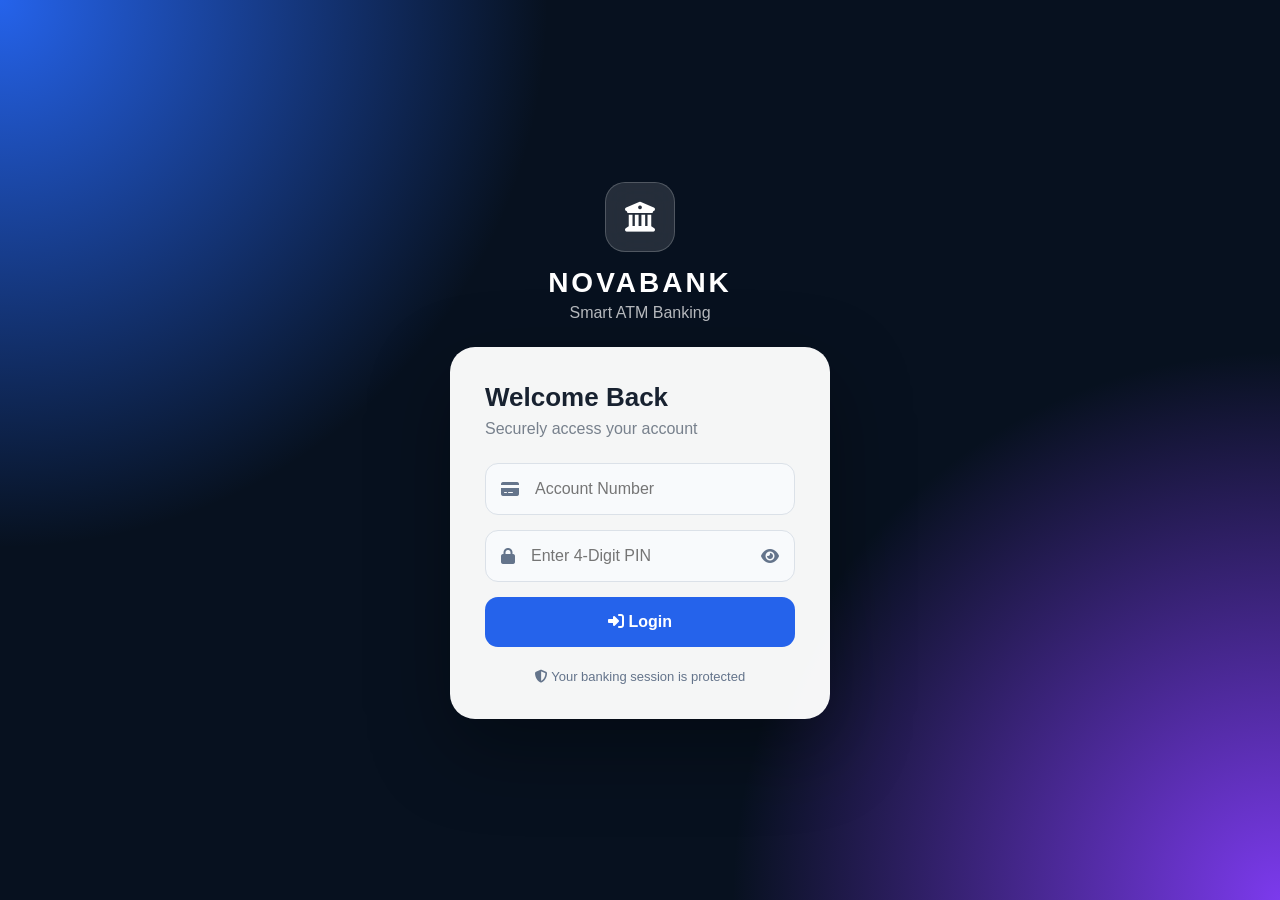
<file: index.html>
<!DOCTYPE html>
<html lang="en">

<head>
    <meta charset="UTF-8">
    <meta name="viewport" content="width=device-width, initial-scale=1.0">

    <title>NovaBank ATM</title>

    <!-- CSS -->
    <link rel="stylesheet" href="./atm.css">

    <!-- Font Awesome -->
    <link
        rel="stylesheet"
        href="https://cdnjs.cloudflare.com/ajax/libs/font-awesome/6.5.2/css/all.min.css"
    >
</head>

<body>

    <!-- LOGIN PAGE -->

    <div id="loginPage" class="page">

        <div class="login-container">

            <div class="brand">

                <div class="logo">
                    <i class="fa-solid fa-building-columns"></i>
                </div>

                <h1>NOVABANK</h1>
                <p>Smart ATM Banking</p>

            </div>


            <div class="login-card">

                <h2>Welcome Back</h2>

                <p class="login-subtitle">
                    Securely access your account
                </p>


                <div class="input-box">

                    <i class="fa-solid fa-credit-card"></i>

                    <input
                        type="text"
                        id="accountNumber"
                        placeholder="Account Number"
                        maxlength="12"
                    >

                </div>


                <div class="input-box">

                    <i class="fa-solid fa-lock"></i>

                    <input
                        type="password"
                        id="loginPin"
                        placeholder="Enter 4-Digit PIN"
                        maxlength="4"
                    >

                    <i
                        class="fa-solid fa-eye toggle-pin"
                        onclick="togglePin()"
                    ></i>

                </div>


                <button
                    class="primary-btn"
                    onclick="login()"
                >
                    <i class="fa-solid fa-right-to-bracket"></i>
                    Login
                </button>


                <p
                    id="loginMessage"
                    class="error-message"
                ></p>


                <div class="security-info">

                    <i class="fa-solid fa-shield-halved"></i>

                    Your banking session is protected

                </div>

            </div>

        </div>

    </div>


    <!-- DASHBOARD -->

    <div
        id="dashboardPage"
        class="page hidden"
    >

        <header>

            <div class="header-left">

                <div class="small-logo">
                    <i class="fa-solid fa-building-columns"></i>
                </div>

                <div>

                    <h2>NOVABANK</h2>

                    <span>
                        ATM Banking
                    </span>

                </div>

            </div>


            <div class="header-right">

                <div class="user-info">

                    <i class="fa-solid fa-user"></i>

                    <span id="welcomeUser">
                        Welcome
                    </span>

                </div>


                <button
                    class="logout-btn"
                    onclick="logout()"
                >

                    <i class="fa-solid fa-power-off"></i>

                    Logout

                </button>

            </div>

        </header>


        <main>

            <!-- ACCOUNT CARD -->

            <section class="top-section">

                <div class="bank-card">

                    <div class="card-top">

                        <span>NOVABANK</span>

                        <i class="fa-solid fa-wifi"></i>

                    </div>


                    <div class="chip">

                        <i class="fa-solid fa-microchip"></i>

                    </div>


                    <div class="account-label">
                        ACCOUNT NUMBER
                    </div>


                    <div
                        class="account-display"
                        id="displayAccount"
                    >
                        **** **** ****
                    </div>


                    <div class="card-bottom">

                        <div>

                            <small>
                                ACCOUNT HOLDER
                            </small>

                            <strong id="displayName">
                                CUSTOMER
                            </strong>

                        </div>


                        <div>

                            <small>
                                TYPE
                            </small>

                            <strong>
                                SAVINGS
                            </strong>

                        </div>

                    </div>

                </div>


                <!-- BALANCE -->

                <div class="balance-card">

                    <div class="balance-header">

                        <span>
                            Available Balance
                        </span>

                        <i class="fa-solid fa-wallet"></i>

                    </div>


                    <h1 id="balance">
                        ₹10,000.00
                    </h1>


                    <p>

                        <i
                            class="fa-solid fa-circle-check"
                        ></i>

                        Account active

                    </p>

                </div>

            </section>


            <!-- QUICK ACTIONS -->

            <section>

                <div class="section-title">

                    <h2>
                        Quick Actions
                    </h2>

                    <span>
                        Choose a banking service
                    </span>

                </div>


                <div class="actions-grid">

                    <button
                        class="action-card"
                        onclick="showBalance()"
                    >

                        <div class="action-icon">

                            <i class="fa-solid fa-wallet"></i>

                        </div>

                        <h3>
                            Balance
                        </h3>

                        <p>
                            Check available balance
                        </p>

                    </button>


                    <button
                        class="action-card"
                        onclick="openTransaction('deposit')"
                    >

                        <div class="action-icon deposit">

                            <i class="fa-solid fa-arrow-down"></i>

                        </div>

                        <h3>
                            Deposit
                        </h3>

                        <p>
                            Add money to account
                        </p>

                    </button>


                    <button
                        class="action-card"
                        onclick="openTransaction('withdraw')"
                    >

                        <div class="action-icon withdraw">

                            <i class="fa-solid fa-arrow-up"></i>

                        </div>

                        <h3>
                            Withdraw
                        </h3>

                        <p>
                            Withdraw cash
                        </p>

                    </button>


                    <button
                        class="action-card"
                        onclick="showTransactions()"
                    >

                        <div class="action-icon history">

                            <i
                                class="fa-solid fa-clock-rotate-left"
                            ></i>

                        </div>

                        <h3>
                            Transactions
                        </h3>

                        <p>
                            View transaction history
                        </p>

                    </button>


                    <button
                        class="action-card"
                        onclick="showMiniStatement()"
                    >

                        <div class="action-icon statement">

                            <i
                                class="fa-solid fa-file-invoice"
                            ></i>

                        </div>

                        <h3>
                            Mini Statement
                        </h3>

                        <p>
                            View recent transactions
                        </p>

                    </button>


                    <button
                        class="action-card"
                        onclick="openChangePin()"
                    >

                        <div class="action-icon pin">

                            <i class="fa-solid fa-key"></i>

                        </div>

                        <h3>
                            Change PIN
                        </h3>

                        <p>
                            Update your ATM PIN
                        </p>

                    </button>

                </div>

            </section>


            <!-- ADVANCED SERVICES -->

            <section class="advanced">

                <div class="section-title">

                    <h2>
                        Advanced Services
                    </h2>

                    <span>
                        More banking options
                    </span>

                </div>


                <div class="advanced-grid">

                    <button
                        onclick="showAccountDetails()"
                    >

                        <i class="fa-solid fa-user"></i>

                        Account Details

                    </button>


                    <button
                        onclick="showQuickWithdraw()"
                    >

                        <i class="fa-solid fa-bolt"></i>

                        Quick Cash

                    </button>


                    <button
                        onclick="showSecurity()"
                    >

                        <i class="fa-solid fa-shield"></i>

                        Security

                    </button>


                    <button
                        onclick="contactBank()"
                    >

                        <i class="fa-solid fa-headset"></i>

                        Help & Support

                    </button>

                </div>

            </section>


            <!-- OUTPUT -->

            <section
                id="outputPanel"
                class="output-panel hidden"
            >

                <div class="output-header">

                    <h2 id="outputTitle">
                        Banking Service
                    </h2>


                    <button
                        onclick="closeOutput()"
                    >

                        <i class="fa-solid fa-xmark"></i>

                    </button>

                </div>


                <div id="outputContent"></div>

            </section>

        </main>

    </div>


    <!-- MODAL -->

    <div
        id="modal"
        class="modal hidden"
    >

        <div class="modal-card">

            <button
                class="close-modal"
                onclick="closeModal()"
            >

                <i class="fa-solid fa-xmark"></i>

            </button>


            <div id="modalContent"></div>

        </div>

    </div>


    <!-- JAVASCRIPT -->
    <script src="./atm.js"></script>

</body>

</html>
</file>
<file: atm.css>
* {
    margin: 0;
    padding: 0;
    box-sizing: border-box;
    font-family: "Segoe UI", Arial, sans-serif;
}

body {
    min-height: 100vh;
    background: #f4f7fb;
    color: #182230;
}

/* ================= GENERAL ================= */

.hidden {
    display: none !important;
}

button {
    cursor: pointer;
    border: none;
}


/* ================= LOGIN ================= */

#loginPage {
    min-height: 100vh;

    display: flex;
    justify-content: center;
    align-items: center;

    background:
        radial-gradient(circle at top left, #2563eb, transparent 35%),
        radial-gradient(circle at bottom right, #7c3aed, transparent 35%),
        #07111f;
}

.login-container {
    width: 430px;
    padding: 25px;
}

.brand {
    text-align: center;
    color: white;
    margin-bottom: 25px;
}

.logo {
    width: 70px;
    height: 70px;

    margin: auto;
    margin-bottom: 15px;

    display: flex;
    align-items: center;
    justify-content: center;

    background: rgba(255,255,255,.12);

    border: 1px solid rgba(255,255,255,.2);

    border-radius: 20px;

    font-size: 30px;

    backdrop-filter: blur(15px);
}

.brand h1 {
    font-size: 28px;
    letter-spacing: 3px;
}

.brand p {
    opacity: .7;
    margin-top: 5px;
}

.login-card {
    background: rgba(255,255,255,.96);

    padding: 35px;

    border-radius: 25px;

    box-shadow:
        0 30px 80px rgba(0,0,0,.35);
}

.login-card h2 {
    font-size: 26px;
    margin-bottom: 7px;
}

.login-subtitle {
    color: #77808c;
    margin-bottom: 25px;
}

.input-box {
    display: flex;
    align-items: center;

    border: 1px solid #dbe1e8;

    border-radius: 13px;

    padding: 0 15px;

    margin-bottom: 15px;

    background: #f8fafc;
}

.input-box i {
    color: #64748b;
}

.input-box input {
    flex: 1;

    border: none;
    outline: none;

    background: transparent;

    padding: 16px;

    font-size: 16px;
}

.toggle-pin {
    cursor: pointer;
}

.primary-btn {
    width: 100%;

    padding: 16px;

    border-radius: 13px;

    background: #2563eb;

    color: white;

    font-size: 16px;
    font-weight: bold;

    transition: .3s;
}

.primary-btn:hover {
    background: #1d4ed8;
    transform: translateY(-2px);
}

.error-message {
    text-align: center;
    margin-top: 15px;
    color: #dc2626;
    font-size: 14px;
}

.security-info {
    margin-top: 22px;

    text-align: center;

    color: #64748b;

    font-size: 13px;
}


/* ================= HEADER ================= */

header {
    height: 80px;

    background: white;

    display: flex;

    justify-content: space-between;
    align-items: center;

    padding: 0 6%;

    border-bottom: 1px solid #e6eaf0;

    position: sticky;
    top: 0;

    z-index: 10;
}

.header-left {
    display: flex;
    align-items: center;
    gap: 12px;
}

.small-logo {
    width: 45px;
    height: 45px;

    display: flex;
    justify-content: center;
    align-items: center;

    border-radius: 12px;

    background: #2563eb;

    color: white;
}

.header-left h2 {
    font-size: 18px;
}

.header-left span {
    color: #8a94a3;
    font-size: 12px;
}

.header-right {
    display: flex;
    align-items: center;
    gap: 20px;
}

.user-info {
    display: flex;
    align-items: center;
    gap: 8px;

    color: #4b5563;
}

.logout-btn {
    background: #fee2e2;
    color: #dc2626;

    padding: 10px 15px;

    border-radius: 10px;

    font-weight: 600;
}


/* ================= MAIN ================= */

main {
    max-width: 1250px;

    margin: auto;

    padding: 35px 25px;
}


/* ================= TOP SECTION ================= */

.top-section {
    display: grid;

    grid-template-columns: 1.2fr .8fr;

    gap: 25px;

    margin-bottom: 45px;
}


/* BANK CARD */

.bank-card {
    min-height: 240px;

    padding: 25px;

    border-radius: 22px;

    color: white;

    background:
        linear-gradient(
            135deg,
            #111827,
            #1e3a8a
        );

    box-shadow: 0 15px 35px rgba(30,58,138,.25);

    position: relative;

    overflow: hidden;
}

.bank-card::after {
    content: "";

    position: absolute;

    width: 250px;
    height: 250px;

    border-radius: 50%;

    background: rgba(255,255,255,.05);

    right: -100px;
    top: -100px;
}

.card-top {
    display: flex;

    justify-content: space-between;

    font-weight: bold;

    letter-spacing: 2px;
}

.chip {
    margin-top: 35px;

    font-size: 35px;

    color: #facc15;
}

.account-label {
    font-size: 10px;

    opacity: .6;

    margin-top: 15px;
}

.account-display {
    font-size: 22px;

    letter-spacing: 4px;

    margin-top: 5px;
}

.card-bottom {
    display: flex;

    justify-content: space-between;

    margin-top: 20px;
}

.card-bottom div {
    display: flex;
    flex-direction: column;
}

.card-bottom small {
    font-size: 9px;
    opacity: .5;
}

.card-bottom strong {
    font-size: 12px;
    margin-top: 4px;
}


/* BALANCE */

.balance-card {
    background: white;

    border-radius: 22px;

    padding: 30px;

    box-shadow: 0 8px 30px rgba(0,0,0,.06);

    display: flex;

    flex-direction: column;

    justify-content: center;
}

.balance-header {
    display: flex;

    justify-content: space-between;

    color: #64748b;
}

.balance-header i {
    font-size: 25px;

    color: #2563eb;
}

.balance-card h1 {
    font-size: 38px;

    margin: 20px 0;
}

.balance-card p {
    color: #16a34a;

    font-size: 14px;
}


/* ================= SECTION ================= */

.section-title {
    display: flex;

    justify-content: space-between;

    align-items: center;

    margin-bottom: 20px;
}

.section-title h2 {
    font-size: 21px;
}

.section-title span {
    color: #8b95a3;
    font-size: 13px;
}


/* ================= ACTION GRID ================= */

.actions-grid {
    display: grid;

    grid-template-columns:
        repeat(3, 1fr);

    gap: 18px;
}

.action-card {
    background: white;

    padding: 22px;

    border-radius: 18px;

    text-align: left;

    box-shadow: 0 7px 25px rgba(0,0,0,.05);

    transition: .3s;
}

.action-card:hover {
    transform: translateY(-5px);

    box-shadow:
        0 15px 35px rgba(0,0,0,.1);
}

.action-icon {
    width: 50px;
    height: 50px;

    display: flex;

    align-items: center;
    justify-content: center;

    border-radius: 14px;

    background: #dbeafe;

    color: #2563eb;

    font-size: 20px;

    margin-bottom: 15px;
}

.action-icon.deposit {
    background: #dcfce7;
    color: #16a34a;
}

.action-icon.withdraw {
    background: #fee2e2;
    color: #dc2626;
}

.action-icon.history {
    background: #fef3c7;
    color: #d97706;
}

.action-icon.statement {
    background: #ede9fe;
    color: #7c3aed;
}

.action-icon.pin {
    background: #fce7f3;
    color: #db2777;
}

.action-card h3 {
    margin-bottom: 6px;
}

.action-card p {
    color: #8a94a3;
    font-size: 13px;
}


/* ================= ADVANCED ================= */

.advanced {
    margin-top: 45px;
}

.advanced-grid {
    display: grid;

    grid-template-columns:
        repeat(4, 1fr);

    gap: 15px;
}

.advanced-grid button {
    padding: 18px;

    background: white;

    border-radius: 14px;

    color: #334155;

    box-shadow: 0 5px 20px rgba(0,0,0,.04);

    font-weight: 600;

    transition: .3s;
}

.advanced-grid button i {
    margin-right: 8px;
    color: #2563eb;
}

.advanced-grid button:hover {
    background: #2563eb;
    color: white;
}

.advanced-grid button:hover i {
    color: white;
}


/* ================= OUTPUT ================= */

.output-panel {
    margin-top: 35px;

    background: white;

    padding: 25px;

    border-radius: 20px;

    box-shadow: 0 10px 30px rgba(0,0,0,.06);
}

.output-header {
    display: flex;

    justify-content: space-between;

    margin-bottom: 20px;
}

.output-header button {
    width: 35px;
    height: 35px;

    border-radius: 50%;

    background: #f1f5f9;
}


/* ================= TRANSACTIONS ================= */

.transaction {
    display: flex;

    justify-content: space-between;

    padding: 15px 5px;

    border-bottom: 1px solid #edf0f3;
}

.transaction small {
    display: block;

    color: #94a3b8;

    margin-top: 3px;
}

.deposit-text {
    color: #16a34a;
}

.withdraw-text {
    color: #dc2626;
}


/* ================= MODAL ================= */

.modal {
    position: fixed;

    inset: 0;

    background: rgba(0,0,0,.6);

    display: flex;

    align-items: center;

    justify-content: center;

    z-index: 100;
}

.modal-card {
    width: 420px;

    max-width: 90%;

    background: white;

    border-radius: 22px;

    padding: 30px;

    position: relative;

    animation: popup .25s ease;
}

@keyframes popup {

    from {
        transform: scale(.8);
        opacity: 0;
    }

    to {
        transform: scale(1);
        opacity: 1;
    }

}

.close-modal {
    position: absolute;

    right: 20px;
    top: 20px;

    width: 35px;
    height: 35px;

    border-radius: 50%;

    background: #f1f5f9;
}

.modal-card h2 {
    margin-bottom: 20px;
}

.modal-input {
    width: 100%;

    padding: 14px;

    margin-bottom: 12px;

    border: 1px solid #dbe1e8;

    border-radius: 10px;

    outline: none;
}

.modal-btn {
    width: 100%;

    padding: 14px;

    border-radius: 10px;

    background: #2563eb;

    color: white;

    font-weight: bold;
}


/* ================= RESPONSIVE ================= */

@media(max-width: 900px) {

    .top-section {
        grid-template-columns: 1fr;
    }

    .actions-grid {
        grid-template-columns: repeat(2,1fr);
    }

    .advanced-grid {
        grid-template-columns: repeat(2,1fr);
    }

}

@media(max-width: 600px) {

    header {
        padding: 0 15px;
    }

    .user-info {
        display: none;
    }

    main {
        padding: 20px 15px;
    }

    .actions-grid {
        grid-template-columns: 1fr;
    }

    .advanced-grid {
        grid-template-columns: 1fr;
    }

    .login-container {
        width: 95%;
    }

    .account-display {
        font-size: 17px;
    }

}
</file>
